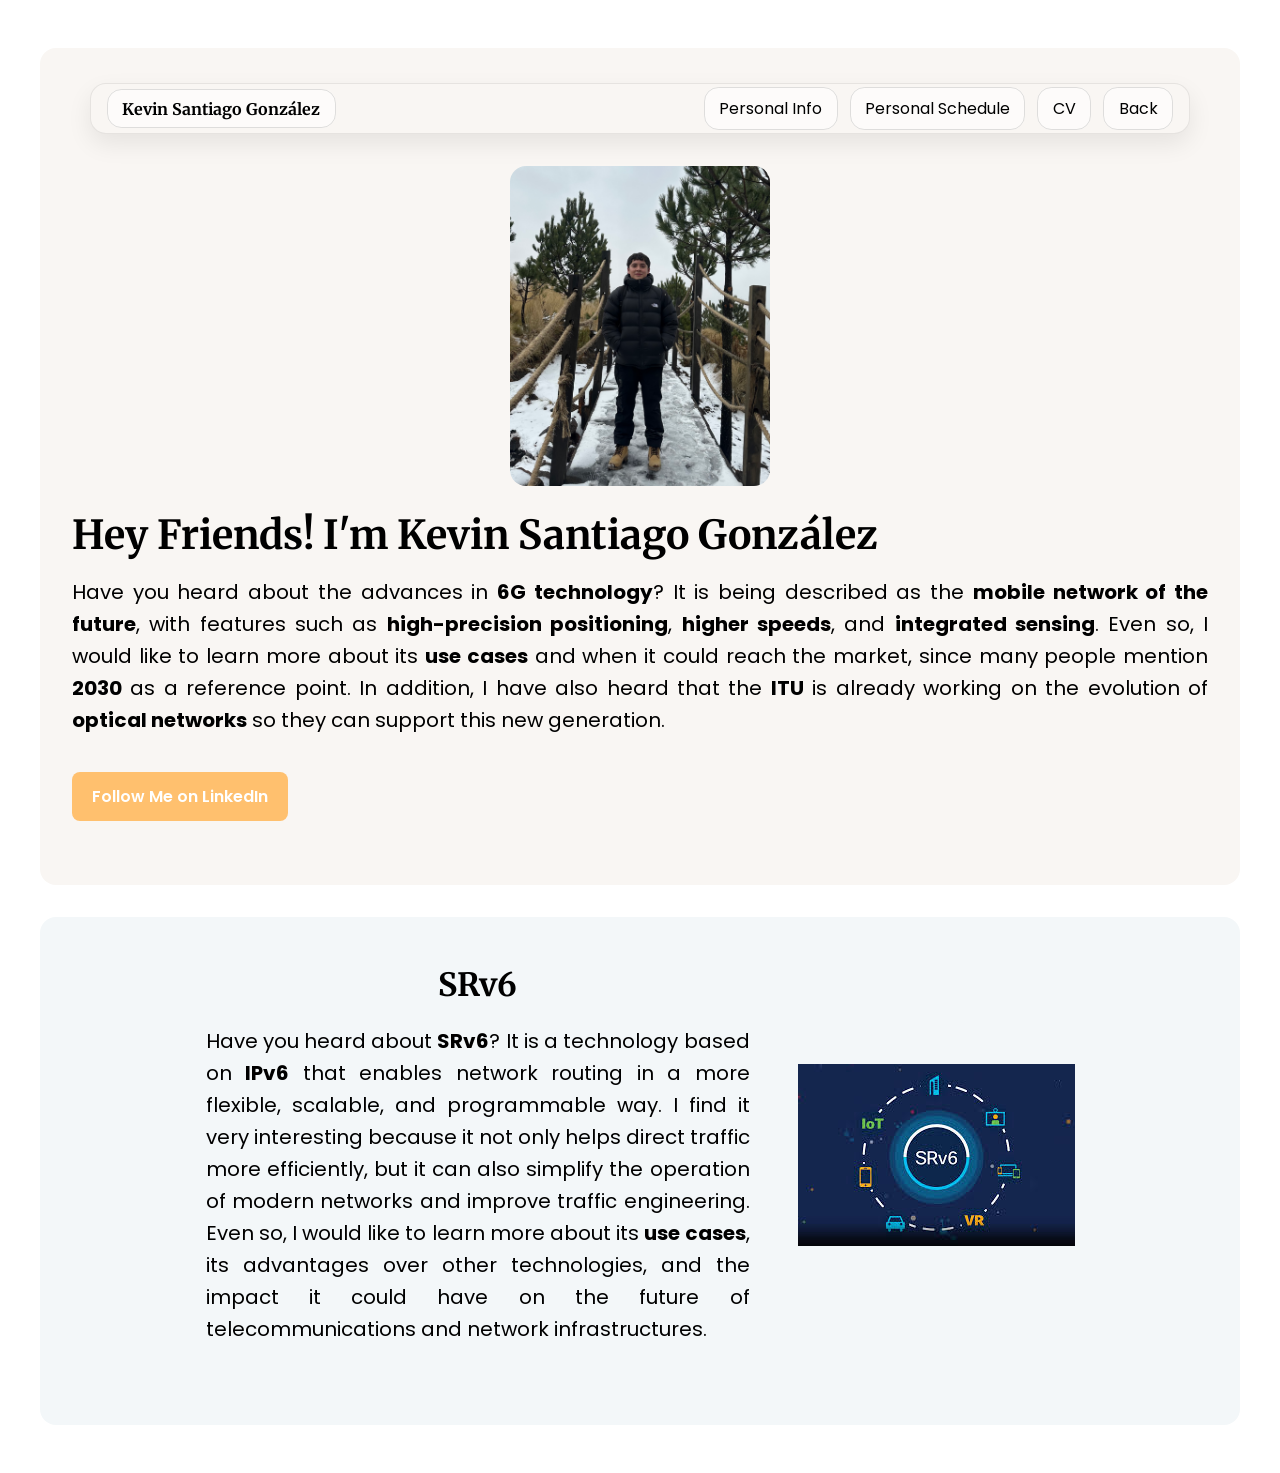
<file: index.html>
<!DOCTYPE html>
<html lang="en">
<head>
    <meta charset="UTF-8">
    <meta name="viewport" content="width=device-width, initial-scale=1.0">
    <title>Kevin Santiago</title>
    <link rel="stylesheet" href="style.css">
</head>
<body>
    <header>
        <nav class="nav-link">
            <ul>
                <li><a class="nav-link" href="index.html">Kevin Santiago González</a></li>
                <li><a class="nav-link" href="Personal-Info.html">Personal Info</a></li>
                <li><a class="nav-link" href="Personal-Schedule.html">Personal Schedule</a></li>
                <li><a class="nav-link active" href="CV.html">CV</a></li>
                <li><a class="nav-link" href="index.html">Back</a></li>
            </ul>
        </nav>

        <div class="flex-container">
            <div class="text-container">
                <img class="top-image" src="imagenes/me.jpg" alt="My picture">

                <h1>Hey Friends! I'm Kevin Santiago González</h1>
                <p>Have you heard about the advances in <strong>6G technology</strong>? It is being described as the <strong>mobile network of the future</strong>, with features such as <strong>high-precision positioning</strong>, <strong>higher speeds</strong>, and <strong>integrated sensing</strong>. Even so, I would like to learn more about its <strong>use cases</strong> and when it could reach the market, since many people mention <strong>2030</strong> as a reference point. In addition, I have also heard that the <strong>ITU</strong> is already working on the evolution of <strong>optical networks</strong> so they can support this new generation.</p>
                <a href="https://www.linkedin.com/in/kevin-santiago-7b113134b/" class="cta-button">Follow Me on LinkedIn</a>
            </div>
        </div>
    </header>

    <section>
        <div class="flex-container">
            <div class="text-container">
                <h2>SRv6</h2>
                <p>Have you heard about <strong>SRv6</strong>? It is a technology based on <strong>IPv6</strong> that enables network routing in a more flexible, scalable, and programmable way. I find it very interesting because it not only helps direct traffic more efficiently, but it can also simplify the operation of modern networks and improve traffic engineering. Even so, I would like to learn more about its <strong>use cases</strong>, its advantages over other technologies, and the impact it could have on the future of telecommunications and network infrastructures.</p>
            </div>
            <img class="side-image" src="imagenes/SRv6.jpeg" alt="SRv6 image">
        </div>
</body>
</html>
</file>
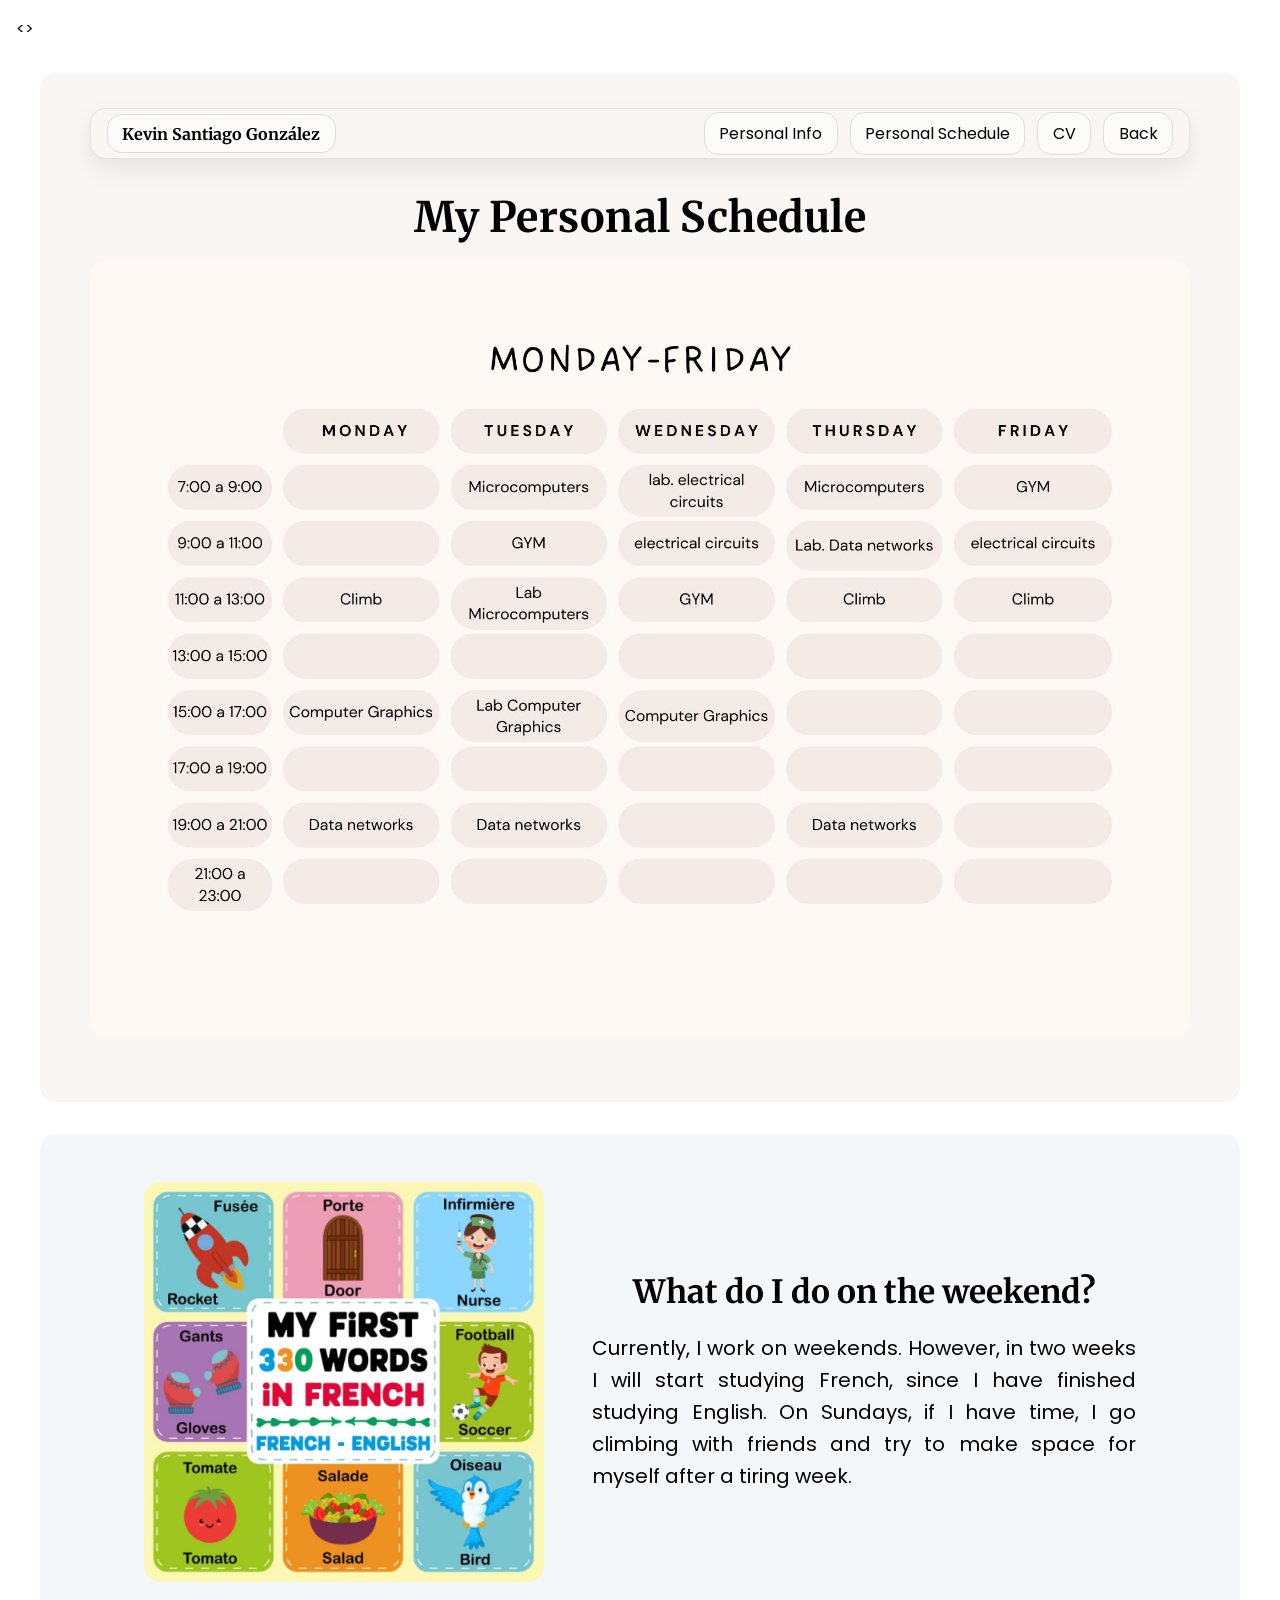
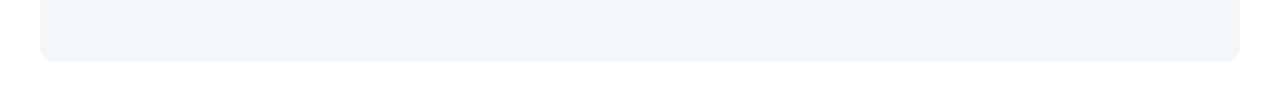
<file: Personal-Schedule.html>
<!DOCTYPE html>
<html lang="en">
<head>
    <meta charset="UTF-8">
    <meta name="viewport" content="width=device-width, initial-scale=1.0">
    <title>Personal-Schedule</title>
    <link rel="stylesheet" href="style.css">
</head>
<<body class="page-schedule">>
    <header>
        <nav class="nav-link">
            <ul>
                <li><a class="nav-link" href="index.html">Kevin Santiago González</a></li>
                <li><a class="nav-link" href="Personal-Info.html">Personal Info</a></li>
                <li><a class="nav-link" href="Personal-Schedule.html">Personal Schedule</a></li>
                <li><a class="nav-link active" href="CV.html">CV</a></li>
                <li><a class="nav-link" href="index.html">Back</a></li>
            </ul>
        </nav>

        <div class="flex-container">
            <div class="text-container">
                <h1>My Personal Schedule</h1>
                <img class="top-image" src="imagenes/Schedule.jpg">
             </div>
        </div>
    </header>

    <section class="weekend-section">
        <div class="flex-container">
            <div class="text-container">
                <h2>What do I do on the weekend?</h2>
               <p>Currently, I work on weekends. However, in two weeks I will start studying French, since I have finished studying English. On Sundays, if I have time, I go climbing with friends and try to make space for myself after a tiring week.</p>
            </div>
            <img class="side-image personal-info-landscape" src="imagenes/French.jpg" alt="Landscape">
        </div>
    </section>

</body>
</html>
</file>
<file: style.css>
@import url('https://fonts.googleapis.com/css2?family=Merriweather:ital,opsz,wght@0,18..144,300..900;1,18..144,300..900&display=swap');
@import url('https://fonts.googleapis.com/css2?family=Poppins:wght@300;400;500;600;700&display=swap');

:root{
    --base-color: #ffffff;
    --text-color: #000000;
    --primary-color: #ffc06e;
    --secondary-color: #8D8DFF;
    --color-1: #F9F6F3;
    --color-2: #F3F7F9;
    --color-3: #F6F3F9;
}

*{
    margin: 0;
    padding: 0;
    box-sizing: border-box;
}

html{
    font-family: Poppins, 'Segoe UI', Tahoma, Geneva, Verdana, sans-serif;
    color: var(--text-color);
}

body{
    padding: 1em;
    background-color: var(--base-color);
}

h1, h2, h3{
    font-family: Merriweather, Poppins, 'Segoe UI', Tahoma, Geneva, Verdana, sans-serif;
}

header, section{
    margin: 2em auto;
    width: min(75em, 100%);
    background-color: var(--color-1);
    padding: min(2em, 15%);
    border-radius: 1em;
}

.flex-container{
    display: flex;
    justify-content: center;
    align-items: center;
    flex-wrap: wrap;
    gap: 3em;
    margin-bottom: 2em;
}

header img{
    width: 260px;
    height: 320px;
    border-radius: 1em;
    object-fit: cover;
    object-position: center 20%;
    display: block;
}

.top-image{
    width: 260px;
    height: 320px;
    border-radius: 1em;
    object-fit: cover;
    object-position: center 20%;
    display: block;
    margin: 0 auto 1.5em auto;
}

.text-container{
    flex: 0 1 34em;
}

/* SOLO el bloque del header se estira más */
header .text-container{
    flex: 1 1 100%;
    width: 100%;
}

/* SOLO el título principal */
header h1{
    font-size: 2.5rem;
    margin-bottom: 0.4em;
    width: 100%;
}

/* SOLO el párrafo debajo del h1 */
header .text-container p{
    margin: 0 0 1em 0;
    font-size: 1.25rem;
    text-align: justify;
    line-height: 1.6;
    width: 100%;
}

/* Botón */
.cta-button{
    display: inline-block;
    text-decoration: none;
    color: white;
    background-color: var(--primary-color);
    padding: 0.75em 1.25em;
    border-radius: 0.5em;
    font-weight: 600;
    margin-top: 1em;
}

/* Sección de abajo */
section{
    padding: 3em min(2em, 15%);
    background-color: var(--color-2);
    text-align: center;
}

h2{
    font-size: 2rem;
}

section p{
    margin-top: 1em;
    font-size: 1.25rem;
    text-align: justify;
    line-height: 1.6;
}

.personal-info-landscape{
  width: 400px;
  height: 400px;
  object-fit: cover;
  border-radius: 1em;
}

h3{
    font-size: 2rem;
}

section.hobbies{
  padding: 3em min(2em, 15%);
  background-color: var(--color-3);
  text-align: center;
}

section.hobbies ul,
section.hobbies li{
  font-size: 1.25rem;
  line-height: 1.6;
  margin-top: 1em;
}

section.hobbies ul{
  list-style-position: inside;
  padding-left: 0;
}

section #my-picture{
    background-color: var(--color-3);
}

.grid-container{
    margin-top: 3em;
    margin-bottom: 3em;
    display: grid;
    width: 100%;
    grid-template-columns: repeat(4, 1fr);
    grid-template-rows: 1fr 1fr;
    grid-template-areas: 
    "img-1 img-1 img-2 img-3"
    "img-1 img-1 img-4 img-5";
    gap: 1em;
}

.grid-container img{
    height: 100%;
    width: 100%;
    border-radius: .5em;
    transition: 100ms ease;
}

.grid-container img:hover{
    scale: 1.05;
}

.page-schedule h1{
  font-size: 42px;
  letter-spacing: .5px;
  text-align: center;
}

/* Solo Personal-Schedule */
.page-schedule .top-image{
  display: block;
  width: 100%;
  max-width: 1100px;
  height: auto;
  margin: 16px auto 0;
  object-fit: contain;
}

.page-schedule .weekend-section .flex-container{
  flex-direction: row-reverse;
}

.CV h1{
  font-size: 42px;
  letter-spacing: .5px;
  text-align: center;
}

/* Card del visor */
.cv-viewer{
  width: min(1100px, 100%);
  margin: 0 auto;
  background: #fff;
  border-radius: 14px;
  box-shadow: 0 10px 25px rgba(0,0,0,.12);
  overflow: hidden;
  border: 1px solid rgba(0,0,0,.08);
}

/* El PDF ocupa el espacio */
.cv-viewer embed{
  width: 100%;
  height: clamp(520px, 75vh, 900px);
  display: block;
}

/* Fallback solo se verá si el embed no carga */
.cv-fallback{
  padding: 14px 16px;
  margin: 0;
  font-size: 14px;
}

/* === Botones CV (Open / Download) === */
.cv-actions{
  display: flex;
  justify-content: center;
  gap: 14px;
  margin: 14px 0 22px;
  flex-wrap: wrap;
}

.cv-actions .btn{
  text-decoration: none;
  font-weight: 600;
  letter-spacing: .2px;
  padding: 10px 16px;
  border-radius: 999px;
  border: 1px solid rgba(0,0,0,.12);
  display: inline-flex;
  align-items: center;
  gap: 8px;
  transition: transform .15s ease, box-shadow .15s ease, background-color .15s ease;
  box-shadow: 0 6px 18px rgba(0,0,0,.10);
}

.cv-actions .btn:not(.outline){
  background: var(--primary-color);
  color: var(--text-color);
}

.cv-actions .btn.outline{
  background: var(--primary-color);
  color: var(--text-color);
  backdrop-filter: blur(6px);
}

.cv-actions .btn:hover{
  transform: translateY(-2px);
  box-shadow: 0 10px 24px rgba(0,0,0,.14);
}

.cv-actions .btn:active{
  transform: translateY(0px);
  box-shadow: 0 6px 18px rgba(0,0,0,.10);
}

.cv-actions .btn:focus{
  outline: none;
}

.cv-actions .btn:focus-visible{
  outline: 3px solid rgba(141,141,255,.45);
  outline-offset: 3px;
}

/* ===== NAVBAR bonito con botones ===== */
nav{
  width: min(1100px, 100%);
  margin: 0.2em auto 2em auto;

  background: var(--color-1);
  border: 1px solid rgba(0,0,0,.08);
  border-radius: 1em;
  padding: 0.75em 1em;

  box-shadow: 0 10px 25px rgba(0,0,0,.08);
}

nav ul{
  display: flex;
  align-items: center;
  gap: 0.75em;
  list-style: none;
  flex-wrap: wrap;
}

nav li:first-child{
  margin-right: auto;
  font-family: Merriweather, Poppins, 'Segoe UI', Tahoma, Geneva, Verdana, sans-serif;
  font-weight: 700;
}

nav a.nav-link{
  text-decoration: none;
  color: var(--text-color);

  padding: 0.55em 0.9em;
  border-radius: 0.9em;
  border: 1px solid rgba(0,0,0,.12);

  background: rgba(255,255,255,.6);
  backdrop-filter: blur(6px);

  transition: transform .15s ease, box-shadow .15s ease, background-color .15s ease;
}

nav a.nav-link:hover{
  transform: translateY(-1px);
  box-shadow: 0 10px 20px rgba(0,0,0,.10);
  background: rgba(255,255,255,.85);
}

nav a.nav-link:focus-visible{
  outline: 3px solid rgba(141,141,255,.45);
  outline-offset: 3px;
}

/* ===== NAV responsive: mejor acomodo en pantallas chicas ===== */
@media (max-width: 700px){
  nav{
    padding: 0.75em;
  }

  nav ul{
    gap: 0.6em;
  }

  nav li:first-child{
    flex: 1 1 100%;
    margin-right: 0;
    text-align: center;
  }

  /* Botones ocupan “cuadritos” parejos y centrados */
  nav li{
    flex: 1 1 auto;
    display: flex;
    justify-content: center;
  }

  nav a.nav-link{
    width: 100%;
    text-align: center;
    white-space: nowrap; /* evita que “Personal Schedule” se parta */
  }
}
</file>
